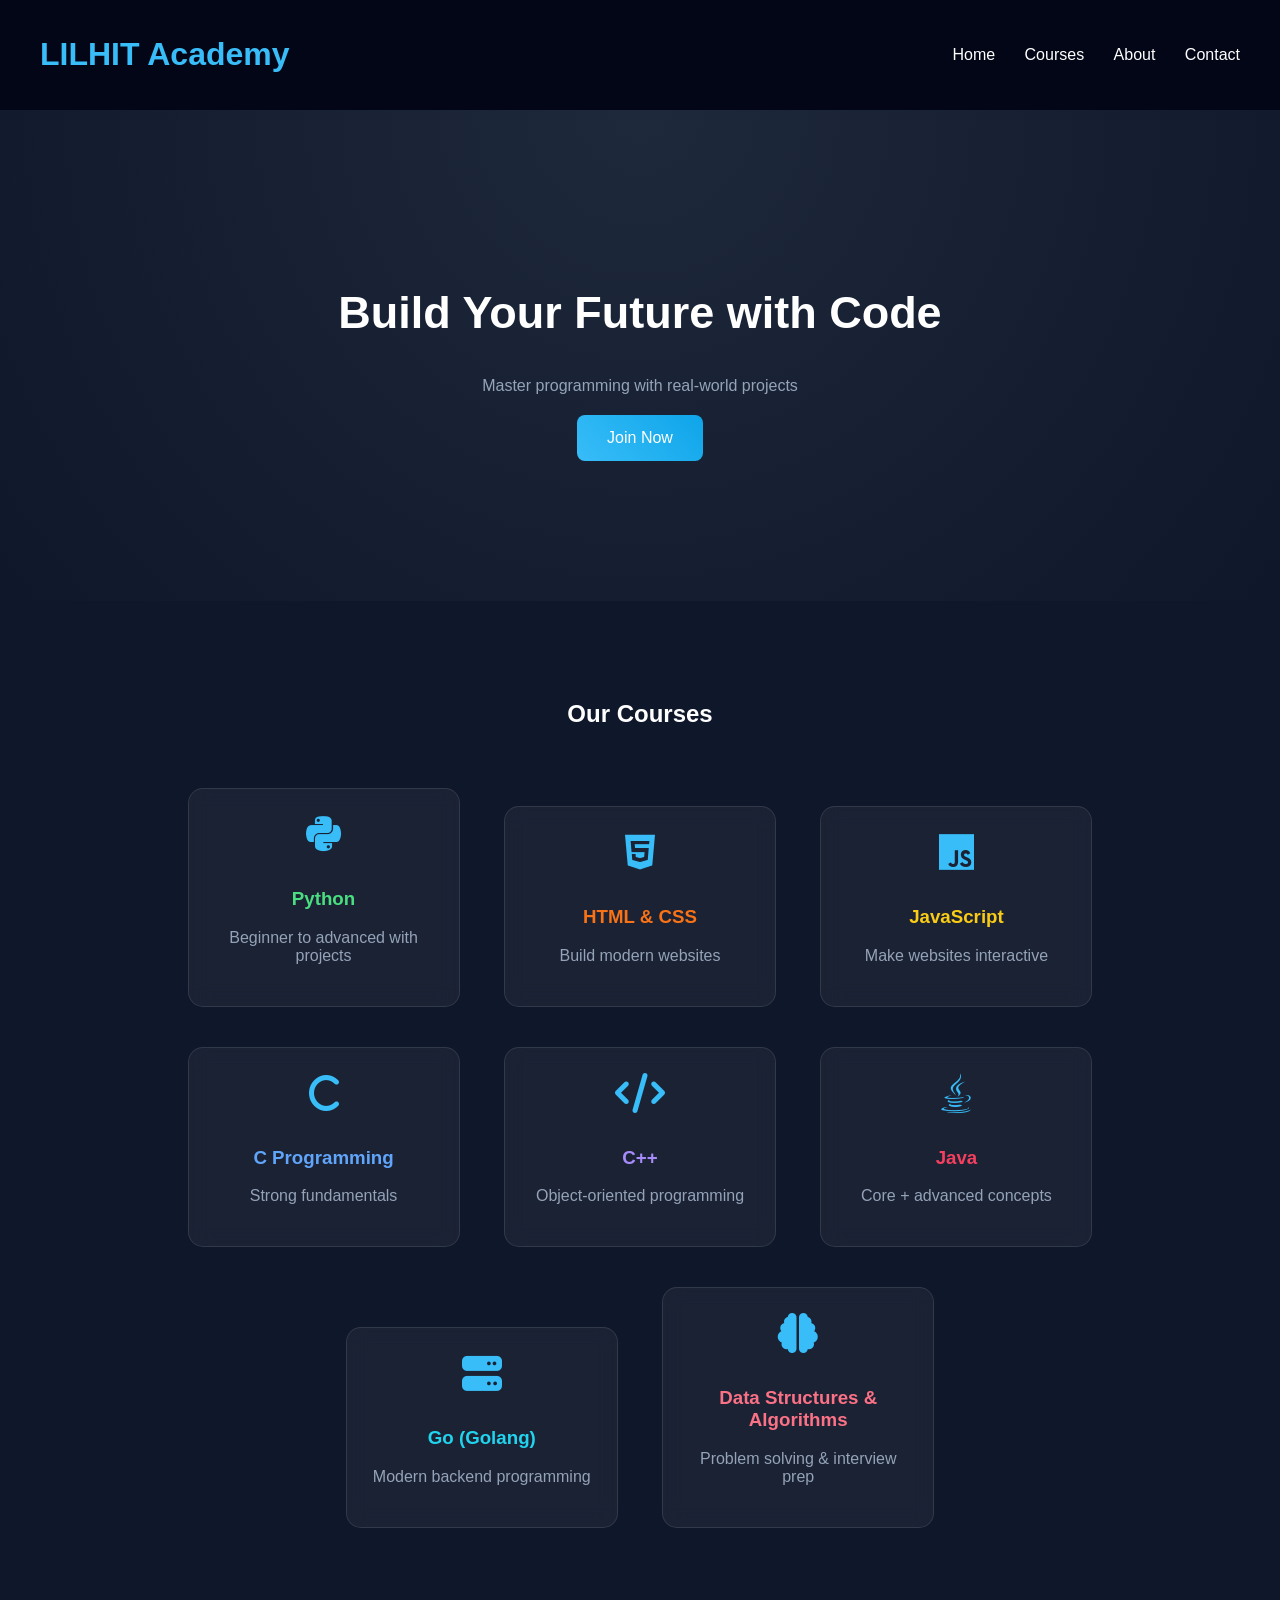
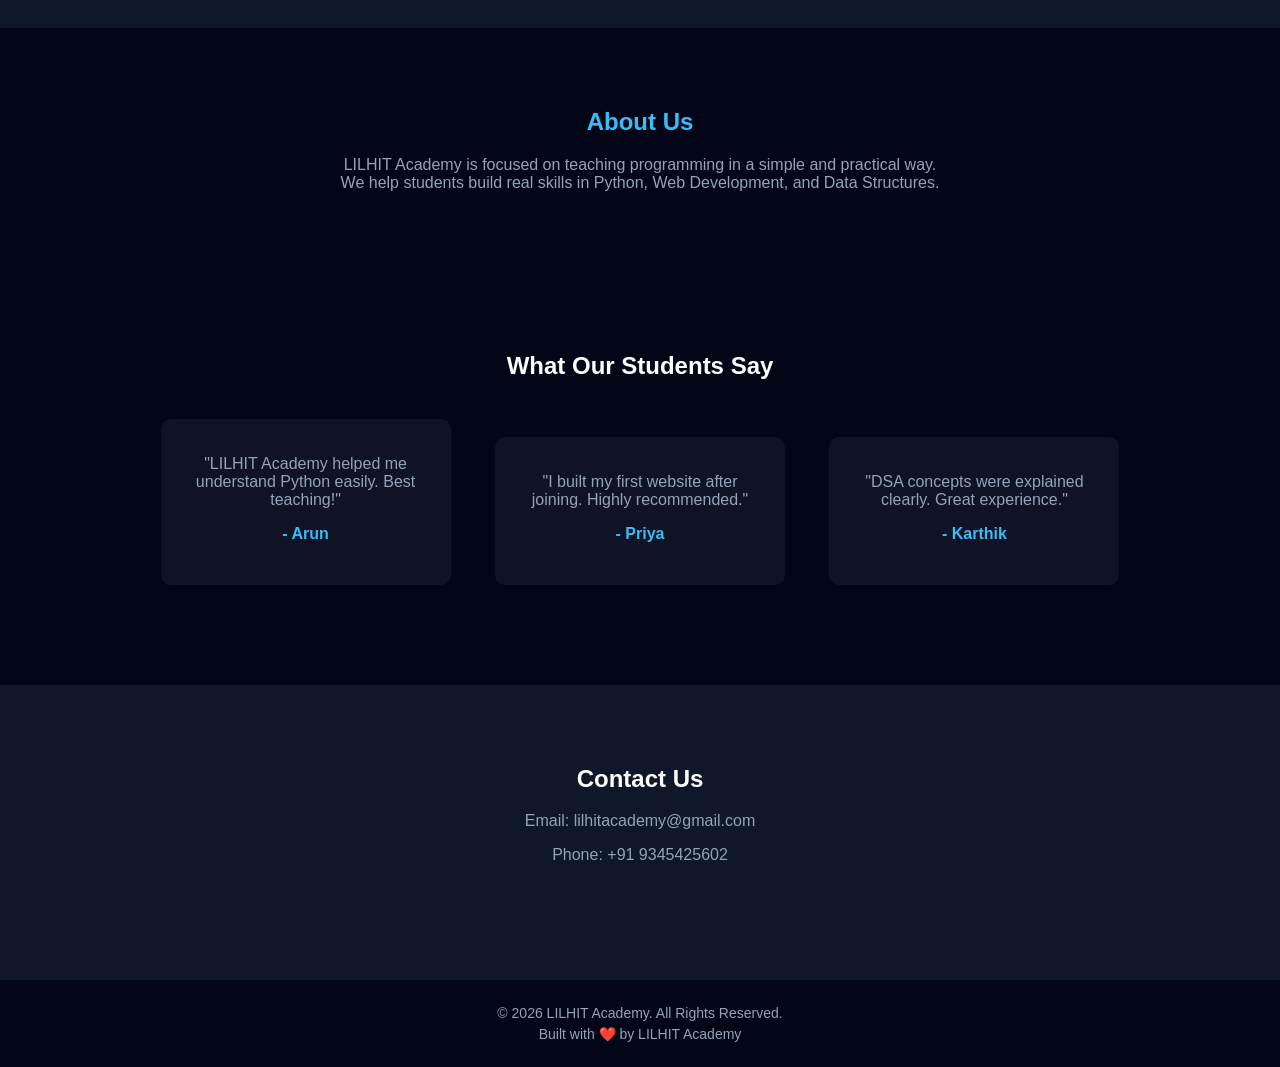
<file: index.html>
<!DOCTYPE html>
<html>
<head>
    <title>LILHIT Academy</title>
    <meta name="description" content="LILHIT Academy offers professional programming courses in Python, Java, C, C++, Web Development, Go, and Data Structures & Algorithms. Learn coding from scratch with real projects.">
    <meta name="keywords" content="LILHIT Academy, Python course, Java course, C programming, Web development, DSA, coding classes">
<meta name="author" content="LILHIT Academy">
    <link rel="stylesheet" href="style.css">
   
    <link rel="stylesheet" href="https://cdnjs.cloudflare.com/ajax/libs/font-awesome/6.5.0/css/all.min.css">
    <meta name="viewport" content="width=device-width, initial-scale=1.0">
</head>
<body>

<header>
    <h1>LILHIT Academy</h1>
    <nav>
<a href="#home">Home</a>
<a href="#courses">Courses</a>
<a href="#about">About</a>
<a href="#contact">Contact</a>
    </nav>
</header>

<section class="hero">
    <h2>Build Your Future with Code</h2>
    <p>Master programming with real-world projects</p>
   <a href="https://wa.me/919345425602?text=Hi%20I%20want%20to%20join%20LILHIT%20Academy" target="_blank">
    <button>Join Now</button>
</a>
</a>
</section>
<section id="courses" class="courses">
    <h2>Our Courses</h2>

<div class="course-box">
    <i class="fab fa-python"></i>
    <h3 class="python">Python</h3>
    <p>Beginner to advanced with projects</p>
</div>
<div class="course-box">
    <i class="fab fa-html5"></i>
    <h3 class="html">HTML & CSS</h3>
    <p>Build modern websites</p>
</div>

<div class="course-box">
    <i class="fab fa-js"></i>
    <h3 class="js">JavaScript</h3>
    <p>Make websites interactive</p>
</div>

<div class="course-box">
    <i class="fas fa-c"></i>
    <h3 class="c">C Programming</h3>
    <p>Strong fundamentals</p>
</div>

<div class="course-box">
    <i class="fas fa-code"></i>
    <h3 class="cpp">C++</h3>
    <p>Object-oriented programming</p>
</div>

<div class="course-box">
    <i class="fab fa-java"></i>
    <h3 class="java">Java</h3>
    <p>Core + advanced concepts</p>
</div>

<div class="course-box">
    <i class="fas fa-server"></i>
    <h3 class="go">Go (Golang)</h3>
    <p>Modern backend programming</p>
</div>

<div class="course-box">
    <i class="fas fa-brain"></i>
    <h3 class="dsa">Data Structures & Algorithms</h3>
    <p>Problem solving & interview prep</p>
</div>
</section>
<section id="about" class="about">
    <h2 class="about-us">About Us</h2>
    <p>
        LILHIT Academy is focused on teaching programming in a simple and practical way.
        We help students build real skills in Python, Web Development, and Data Structures.
    </p>
</section>
<section class="testimonials">
    <h2>What Our Students Say</h2>

    <div class="testimonial-box">
        <p>"LILHIT Academy helped me understand Python easily. Best teaching!"</p>
        <h4>- Arun</h4>
    </div>

    <div class="testimonial-box">
        <p>"I built my first website after joining. Highly recommended."</p>
        <h4>- Priya</h4>
    </div>

    <div class="testimonial-box">
        <p>"DSA concepts were explained clearly. Great experience."</p>
        <h4>- Karthik</h4>
    </div>

</section>

<section id="contact" class="contact">
    <h2>Contact Us</h2>
    <p>Email:  lilhitacademy@gmail.com</p>
    <p>Phone: +91 9345425602</p>
</section>
<footer>
    <p>© 2026 LILHIT Academy. All Rights Reserved.</p>
    <p>Built with ❤️ by LILHIT Academy</p>
</footer>
</body>
</html>
</file>
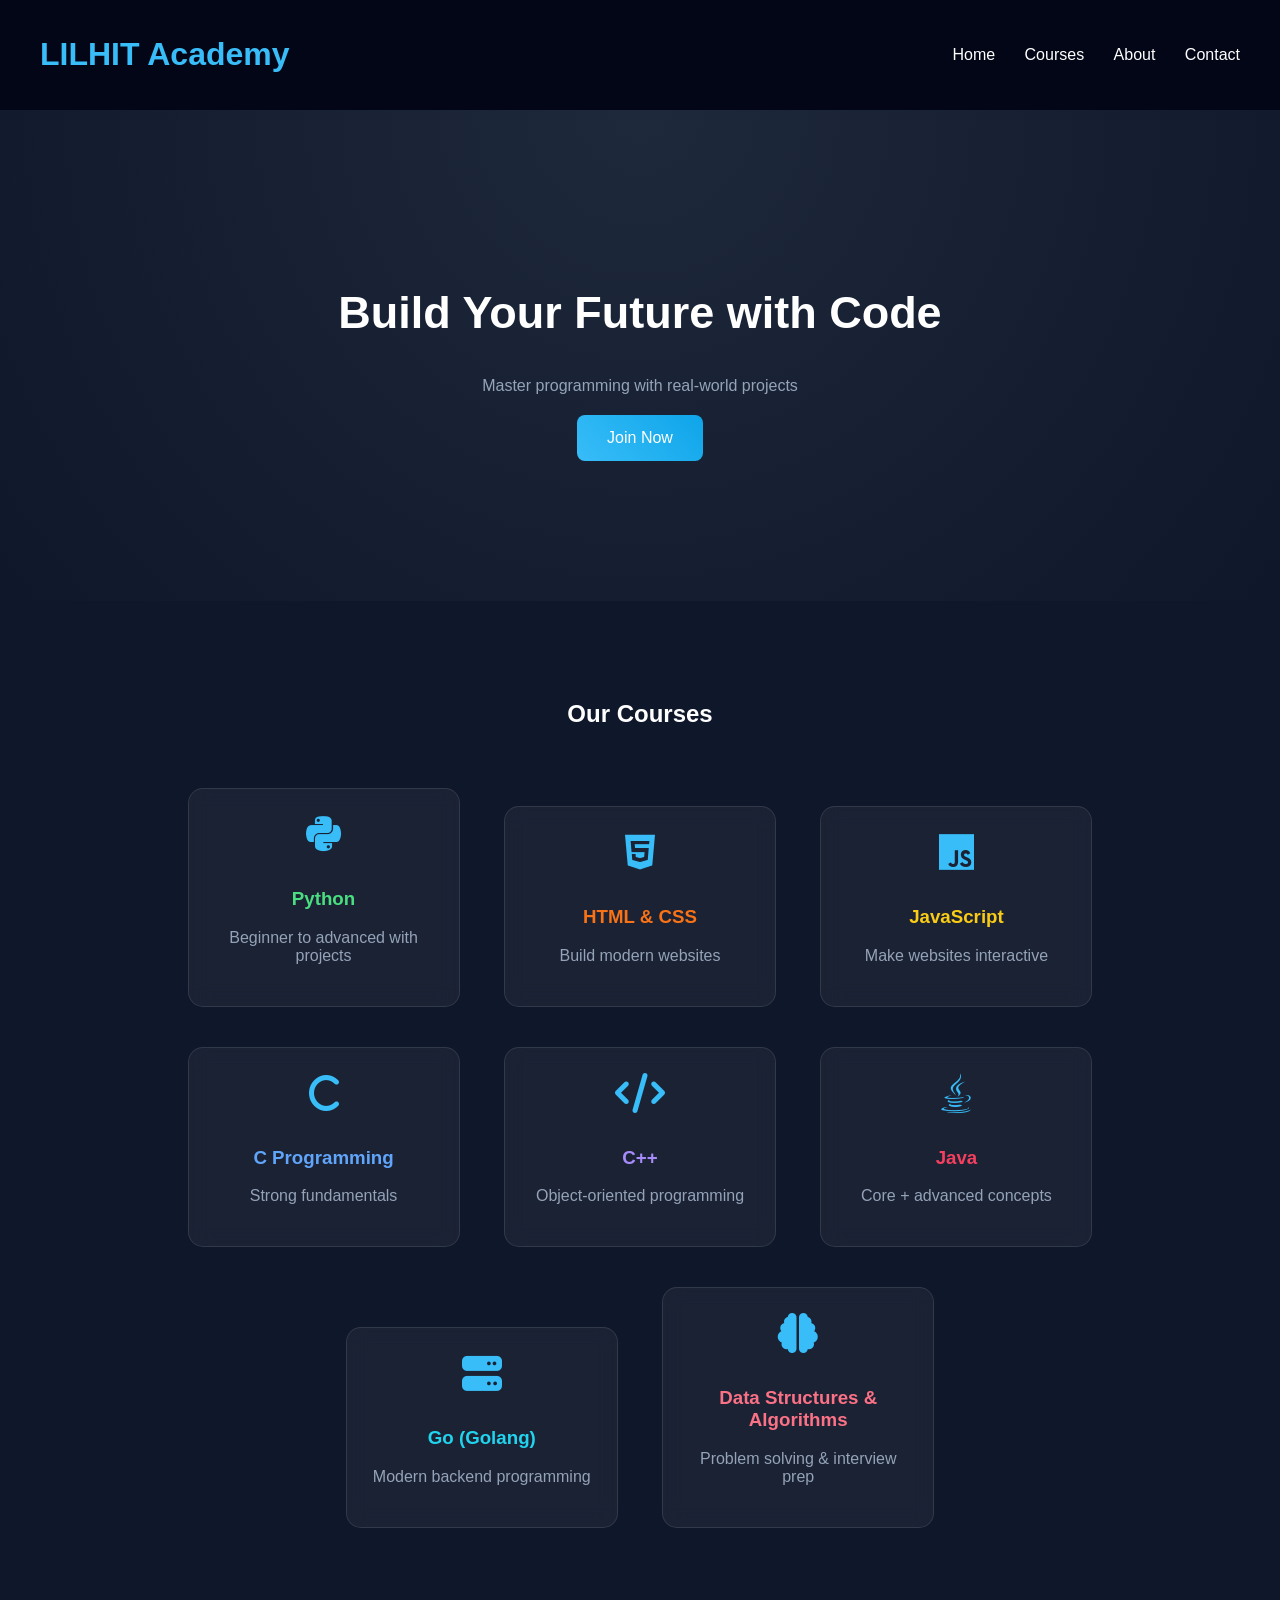
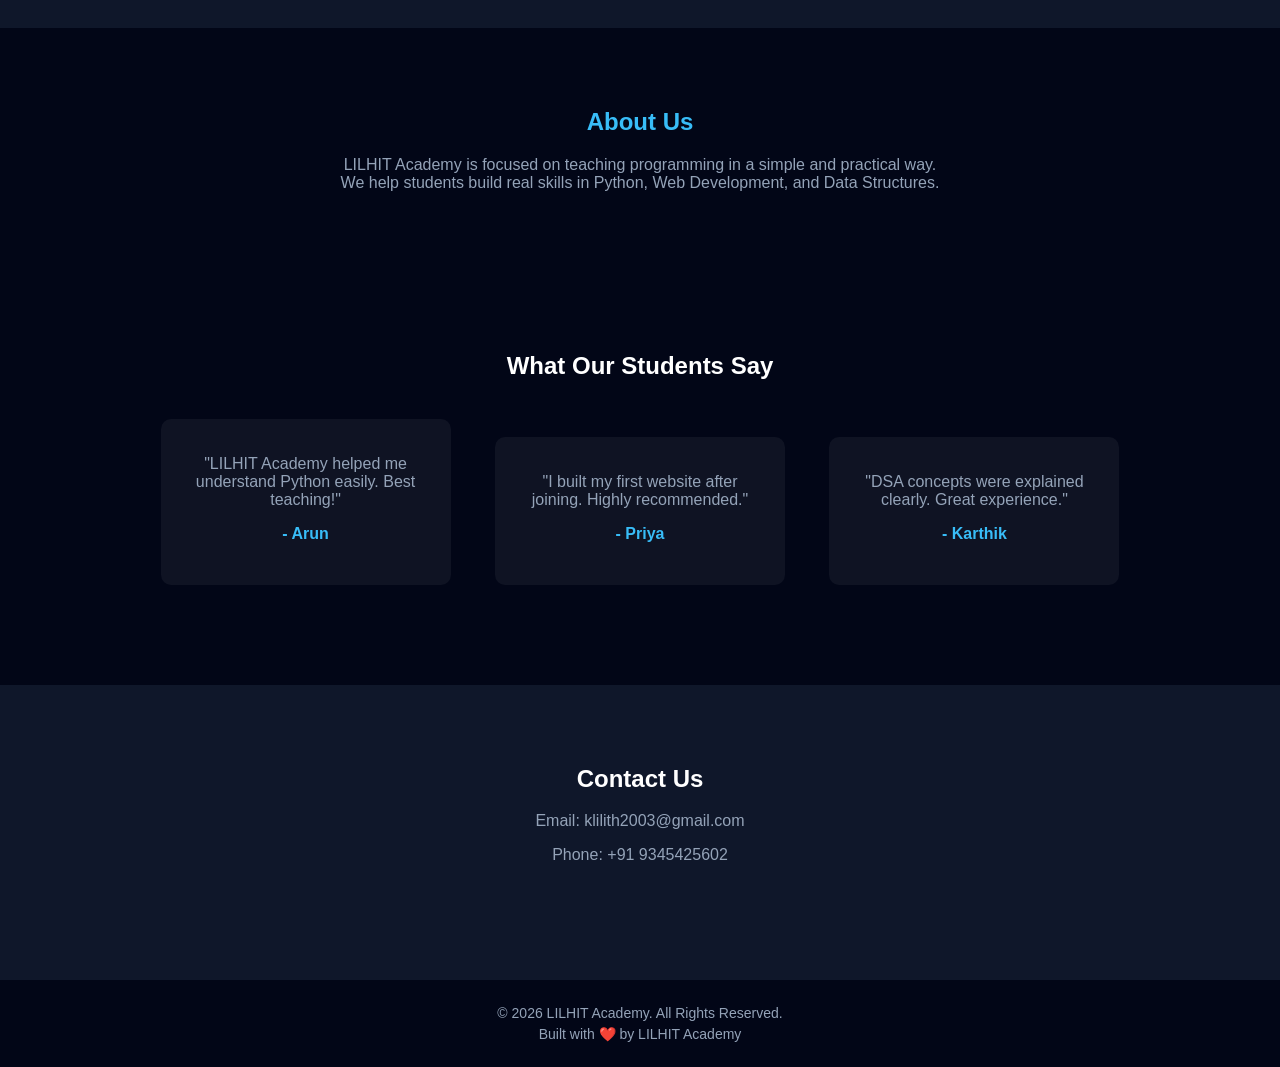
<file: LILHIT_INDEX.html>
<!DOCTYPE html>
<html>
<head>
    <title>LILHIT Academy</title>
    <meta name="description" content="LILHIT Academy offers professional programming courses in Python, Java, C, C++, Web Development, Go, and Data Structures & Algorithms. Learn coding from scratch with real projects.">
    <meta name="keywords" content="LILHIT Academy, Python course, Java course, C programming, Web development, DSA, coding classes">
<meta name="author" content="LILHIT Academy">
    <link rel="stylesheet" href="LILHIT_STYLE.css">
   
    <link rel="stylesheet" href="https://cdnjs.cloudflare.com/ajax/libs/font-awesome/6.5.0/css/all.min.css">
    <meta name="viewport" content="width=device-width, initial-scale=1.0">
</head>
<body>

<header>
    <h1>LILHIT Academy</h1>
    <nav>
        <a href="#">Home</a>
        <a href="#">Courses</a>
        <a href="#">About</a>
        <a href="#">Contact</a>
    </nav>
</header>

<section class="hero">
    <h2>Build Your Future with Code</h2>
    <p>Master programming with real-world projects</p>
   <a href="https://wa.me/919345425602?text=Hi%20I%20want%20to%20join%20LILHIT%20Academy" target="_blank">
    <button>Join Now</button>
</a>
</a>
</section>
<section class="courses">
    <h2>Our Courses</h2>

<div class="course-box">
    <i class="fab fa-python"></i>
    <h3 class="python">Python</h3>
    <p>Beginner to advanced with projects</p>
</div>
<div class="course-box">
    <i class="fab fa-html5"></i>
    <h3 class="html">HTML & CSS</h3>
    <p>Build modern websites</p>
</div>

<div class="course-box">
    <i class="fab fa-js"></i>
    <h3 class="js">JavaScript</h3>
    <p>Make websites interactive</p>
</div>

<div class="course-box">
    <i class="fas fa-c"></i>
    <h3 class="c">C Programming</h3>
    <p>Strong fundamentals</p>
</div>

<div class="course-box">
    <i class="fas fa-code"></i>
    <h3 class="cpp">C++</h3>
    <p>Object-oriented programming</p>
</div>

<div class="course-box">
    <i class="fab fa-java"></i>
    <h3 class="java">Java</h3>
    <p>Core + advanced concepts</p>
</div>

<div class="course-box">
    <i class="fas fa-server"></i>
    <h3 class="go">Go (Golang)</h3>
    <p>Modern backend programming</p>
</div>

<div class="course-box">
    <i class="fas fa-brain"></i>
    <h3 class="dsa">Data Structures & Algorithms</h3>
    <p>Problem solving & interview prep</p>
</div>
</section>
<section class="about">
    <h2 class="about-us">About Us</h2>
    <p>
        LILHIT Academy is focused on teaching programming in a simple and practical way.
        We help students build real skills in Python, Web Development, and Data Structures.
    </p>
</section>
<section class="testimonials">
    <h2>What Our Students Say</h2>

    <div class="testimonial-box">
        <p>"LILHIT Academy helped me understand Python easily. Best teaching!"</p>
        <h4>- Arun</h4>
    </div>

    <div class="testimonial-box">
        <p>"I built my first website after joining. Highly recommended."</p>
        <h4>- Priya</h4>
    </div>

    <div class="testimonial-box">
        <p>"DSA concepts were explained clearly. Great experience."</p>
        <h4>- Karthik</h4>
    </div>

</section>

<section class="contact">
    <h2>Contact Us</h2>
    <p>Email: klilith2003@gmail.com</p>
    <p>Phone: +91 9345425602</p>
</section>
<footer>
    <p>© 2026 LILHIT Academy. All Rights Reserved.</p>
    <p>Built with ❤️ by LILHIT Academy</p>
</footer>
</body>
</html>
</file>
<file: style.css>
body {
    margin: 0;
    font-family: Arial;
    background-color: #0f172a;
    color: white;
}

/* Header */
header {
    display: flex;
    justify-content: space-between;
    align-items: center;
    background-color: #020617;
    padding: 15px 40px;
}

header h1 {
    color: #38bdf8;
}

/* Nav */
nav a {
    margin-left: 25px;
    text-decoration: none;
    color: white;
    transition: 0.3s;
}

nav a:hover {
    color: #38bdf8;
}

/* Hero */
.hero {
    text-align: center;
    padding: 140px 20px;
    background: radial-gradient(circle at top, #1e293b, #0f172a);
}

.hero h2 {
    font-size: 45px;
}

.hero p {
    color: #94a3b8;
    margin-bottom: 20px;
}

.hero button {
    padding: 14px 30px;
    border: none;
    background: linear-gradient(45deg, #38bdf8, #0ea5e9);
    color: white;
    font-size: 16px;
    cursor: pointer;
    border-radius: 8px;
    transition: 0.3s;
}
.hero button:hover {
    transform: scale(1.05);
    box-shadow: 0 0 20px #38bdf8;
}

/* Courses */
.courses {
    padding: 80px 20px;
    text-align: center;
}

.courses h2 {
    margin-bottom: 40px;
}

.course-box {
    background: rgba(255, 255, 255, 0.05);
    backdrop-filter: blur(10px);
    margin: 20px;
    padding: 25px;
    border-radius: 15px;
    display: inline-block;
    width: 220px;
    transition: all 0.3s ease;
    border: 1px solid rgba(255,255,255,0.1);
}
.course-box i {
    font-size: 40px;
    margin-bottom: 15px;
    color: #38bdf8;
}


.course-box:hover {
    transform: translateY(-10px) scale(1.03);
    background: rgba(56, 189, 248, 0.1);
}
/* About */
.about {
    padding: 60px 20px;
    text-align: center;
    background-color: #020617;
}

.about p {
    max-width: 600px;
    margin: auto;
    color: #94a3b8;
}

/* Contact */
.contact {
    padding: 60px 20px;
    text-align: center;
}

.contact p {
    color: #94a3b8;
}
/* Course Title Colors */
.python { color: #4ade80; }     /* green */
.html { color: #f97316; }       /* orange */
.js { color: #facc15; }         /* yellow */
.c { color: #60a5fa; }          /* blue */
.cpp { color: #a78bfa; }        /* purple */
.java { color: #f43f5e; }       /* red */
.go { color: #22d3ee; }         /* cyan */
.dsa { color: #fb7185; }        /* pink */

/* Paragraph color */
.course-box p {
    color: #94a3b8;
}
.about-us{color: #38bdf8}
/* Footer */
footer {
    background-color: #020617;
    text-align: center;
    padding: 20px;
    margin-top: 40px;
}

footer p {
    margin: 5px;
    color: #94a3b8;
    font-size: 14px;
}   
/* Fade animation */
@keyframes fadeUp {
    from {
        opacity: 0;
        transform: translateY(40px);
    }
    to {
        opacity: 1;
        transform: translateY(0);
    }
}

/* Apply animation */
.hero {
    animation: fadeUp 1s ease;
}

.course-box {
    animation: fadeUp 1s ease;
}
/* Mobile Responsive */
@media (max-width: 768px) {

    header {
        flex-direction: column;
        text-align: center;
    }

    nav {
        margin-top: 10px;
    }

    nav a {
        display: inline-block;
        margin: 10px;
    }

    .hero h2 {
        font-size: 28px;
    }

    .hero {
        padding: 80px 15px;
    }

    .course-box {
        width: 90%;
        display: block;
        margin: 15px auto;
    }
}
/* Testimonials */
.testimonials {
    padding: 80px 20px;
    text-align: center;
    background-color: #020617;
}

.testimonial-box {
    background: rgba(255,255,255,0.05);
    margin: 20px;
    padding: 20px;
    border-radius: 10px;
    display: inline-block;
    width: 250px;
    color: #94a3b8;
}

.testimonial-box h4 {
    margin-top: 10px;
    color: #38bdf8;
}
html {
    scroll-behavior: smooth;
}
</file>
<file: LILHIT_STYLE.css>
body {
    margin: 0;
    font-family: Arial;
    background-color: #0f172a;
    color: white;
}

/* Header */
header {
    display: flex;
    justify-content: space-between;
    align-items: center;
    background-color: #020617;
    padding: 15px 40px;
}

header h1 {
    color: #38bdf8;
}

/* Nav */
nav a {
    margin-left: 25px;
    text-decoration: none;
    color: white;
    transition: 0.3s;
}

nav a:hover {
    color: #38bdf8;
}

/* Hero */
.hero {
    text-align: center;
    padding: 140px 20px;
    background: radial-gradient(circle at top, #1e293b, #0f172a);
}

.hero h2 {
    font-size: 45px;
}

.hero p {
    color: #94a3b8;
    margin-bottom: 20px;
}

.hero button {
    padding: 14px 30px;
    border: none;
    background: linear-gradient(45deg, #38bdf8, #0ea5e9);
    color: white;
    font-size: 16px;
    cursor: pointer;
    border-radius: 8px;
    transition: 0.3s;
}
.hero button:hover {
    transform: scale(1.05);
    box-shadow: 0 0 20px #38bdf8;
}

/* Courses */
.courses {
    padding: 80px 20px;
    text-align: center;
}

.courses h2 {
    margin-bottom: 40px;
}

.course-box {
    background: rgba(255, 255, 255, 0.05);
    backdrop-filter: blur(10px);
    margin: 20px;
    padding: 25px;
    border-radius: 15px;
    display: inline-block;
    width: 220px;
    transition: all 0.3s ease;
    border: 1px solid rgba(255,255,255,0.1);
}
.course-box i {
    font-size: 40px;
    margin-bottom: 15px;
    color: #38bdf8;
}


.course-box:hover {
    transform: translateY(-10px) scale(1.03);
    background: rgba(56, 189, 248, 0.1);
}
/* About */
.about {
    padding: 60px 20px;
    text-align: center;
    background-color: #020617;
}

.about p {
    max-width: 600px;
    margin: auto;
    color: #94a3b8;
}

/* Contact */
.contact {
    padding: 60px 20px;
    text-align: center;
}

.contact p {
    color: #94a3b8;
}
/* Course Title Colors */
.python { color: #4ade80; }     /* green */
.html { color: #f97316; }       /* orange */
.js { color: #facc15; }         /* yellow */
.c { color: #60a5fa; }          /* blue */
.cpp { color: #a78bfa; }        /* purple */
.java { color: #f43f5e; }       /* red */
.go { color: #22d3ee; }         /* cyan */
.dsa { color: #fb7185; }        /* pink */

/* Paragraph color */
.course-box p {
    color: #94a3b8;
}
.about-us{color: #38bdf8}
/* Footer */
footer {
    background-color: #020617;
    text-align: center;
    padding: 20px;
    margin-top: 40px;
}

footer p {
    margin: 5px;
    color: #94a3b8;
    font-size: 14px;
}   
/* Fade animation */
@keyframes fadeUp {
    from {
        opacity: 0;
        transform: translateY(40px);
    }
    to {
        opacity: 1;
        transform: translateY(0);
    }
}

/* Apply animation */
.hero {
    animation: fadeUp 1s ease;
}

.course-box {
    animation: fadeUp 1s ease;
}
/* Mobile Responsive */
@media (max-width: 768px) {

    header {
        flex-direction: column;
        text-align: center;
    }

    nav {
        margin-top: 10px;
    }

    nav a {
        display: inline-block;
        margin: 10px;
    }

    .hero h2 {
        font-size: 28px;
    }

    .hero {
        padding: 80px 15px;
    }

    .course-box {
        width: 90%;
        display: block;
        margin: 15px auto;
    }
}
/* Testimonials */
.testimonials {
    padding: 80px 20px;
    text-align: center;
    background-color: #020617;
}

.testimonial-box {
    background: rgba(255,255,255,0.05);
    margin: 20px;
    padding: 20px;
    border-radius: 10px;
    display: inline-block;
    width: 250px;
    color: #94a3b8;
}

.testimonial-box h4 {
    margin-top: 10px;
    color: #38bdf8;
}
</file>
